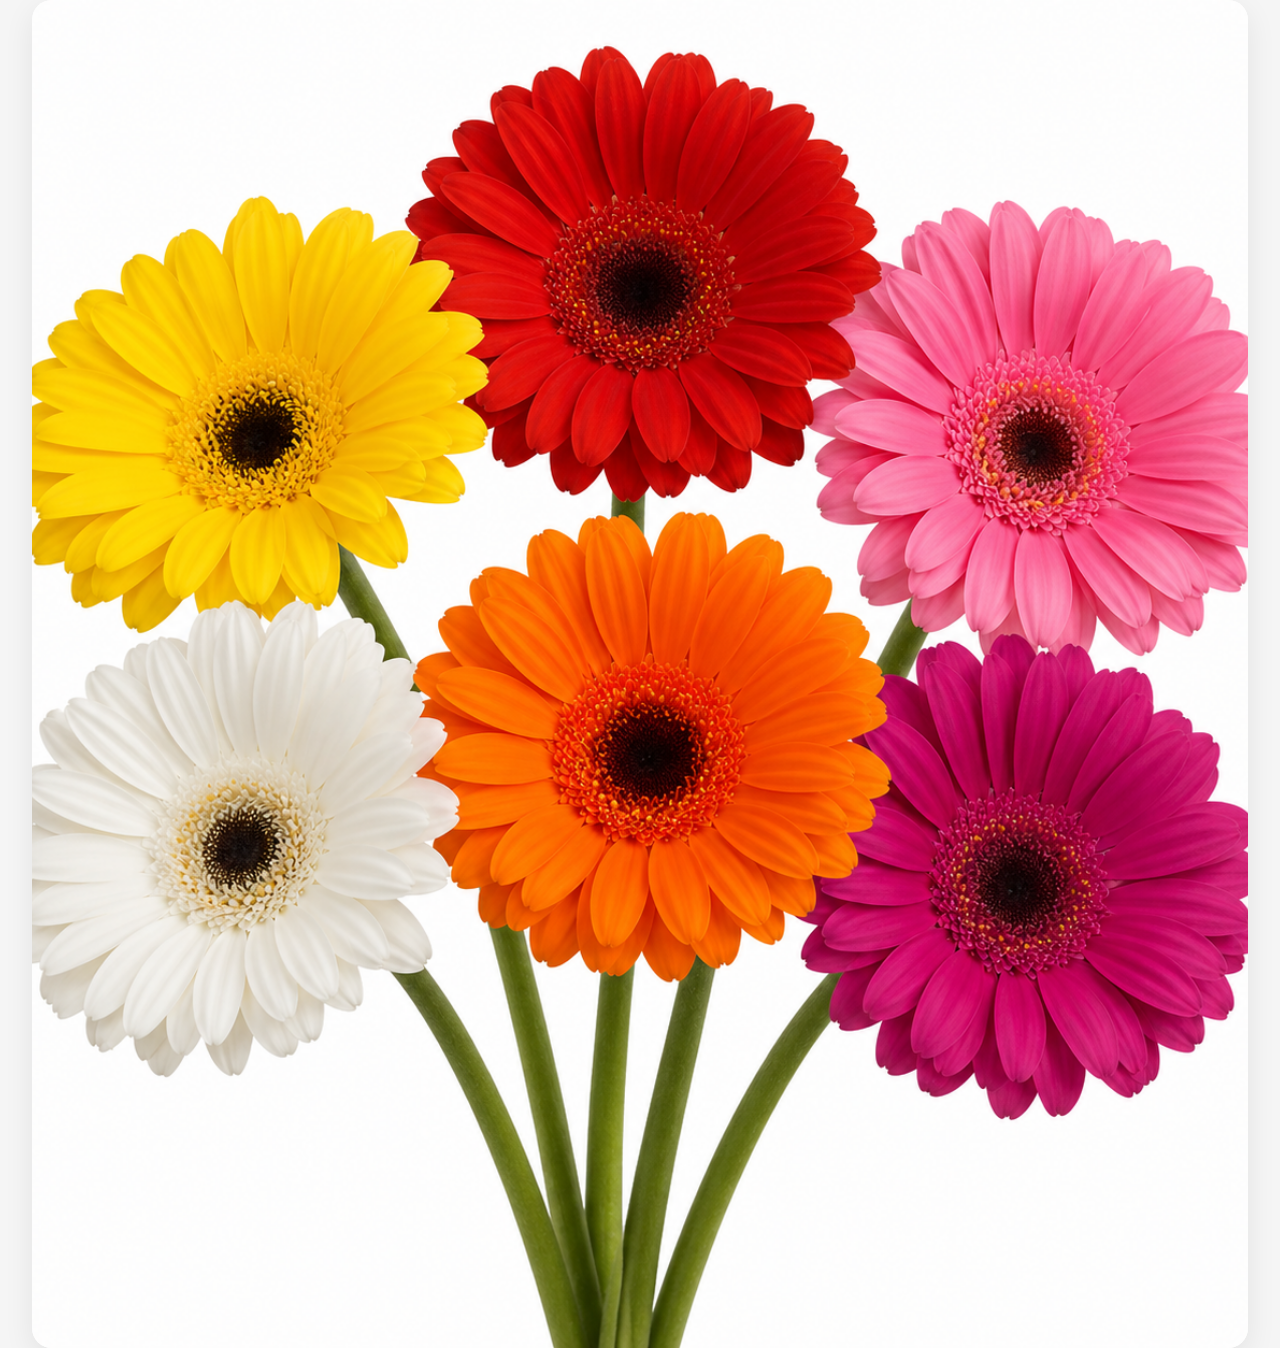
<file: index.html>
<!DOCTYPE html>
<html lang="es">
<head>
    <meta charset="UTF-8">
    <meta name="viewport" content="width=device-width, initial-scale=1.0">
    <title>Inicio</title>
    <style>
        * {
            box-sizing: border-box;
            margin: 0;
            padding: 0;
        }

        body {
            font-family: 'Segoe UI', Tahoma, Geneva, Verdana, sans-serif;
            background-color: #f5f5f5;
            color: #222;
            display: flex;
            justify-content: center;
            align-items: center;
            min-height: 100vh;
        }

        /* Contenedor principal gigante */
        .contenedor-gigante {
            display: flex;
            width: 95%; /* Ocupa casi todo el ancho de la pantalla */
            max-width: 1600px; /* Límite máximo para pantallas muy grandes */
            min-height: 80vh; /* Altura mínima del 80% de la ventana del navegador */
            background-color: #ffffff;
            border-radius: 20px; /* Bordes más redondeados */
            overflow: hidden;
            box-shadow: 0 10px 30px rgba(0, 0, 0, 0.08);
        }

        /* Columnas al 50% cada una */
        .columna-imagen, 
        .columna-texto {
            flex: 1;
            width: 50%;
        }

        /* Lado de la Imagen */
        .columna-imagen {
            background-color: #e0e0e0;
            position: relative;
        }

        .columna-imagen img {
            width: 100%;
            height: 100%;
            object-fit: cover; /* Mantiene la proporción de la imagen sin deformarla */
            display: block;
        }

        /* Lado del Texto (Agrandado) */
        .columna-texto {
            padding: 5rem 4rem; /* Mucho más espacio alrededor del texto */
            display: flex;
            flex-direction: column;
            justify-content: center;
            background-color: #ffffff;
        }

        /* Titulo mas grande e imponente */
        .columna-texto h2 {
            font-size: 45px; /* Tamano de letra gigante */
            font-weight: 800;
            line-weight: 1.2;
            margin-bottom: 2rem;
            color: #111;
            letter-spacing: -1px;
            
        }

        /* Párrafo con más cuerpo y legibilidad */
        .columna-texto p {
            font-size: 1.25rem; /* Texto más grande */
            line-height: 1.8; /* Más espacio entre líneas */
            color: #555;
            max-width: 650px; /* Evita que las líneas de texto sean infinitas y cansen la vista */
        }

        /* Adaptación para pantallas medianas y móviles */
        @media (max-width: 1024px) {
            .columna-texto h2 {
                font-size: 2.5rem;
            }
            .columna-texto {
                padding: 3rem;
            }
        }

        @media (max-width: 768px) {
            .contenedor-gigante {
                flex-direction: column; /* Se apila en vertical en celulares */
                min-height: auto;
                margin: 20px 0;
            }

            .columna-imagen, 
            .columna-texto {
                width: 100%;
            }

            .columna-imagen {
                height: 400px; /* Altura generosa para la foto en móvil */
            }

            .columna-texto {
                padding: 3rem 2rem;
            }

            .columna-texto h2 {
                font-size: 2.2rem;
            }
        }
        .btn-explore{
            width: 170px;
            display: inline-block;
            background-color: rgb(253, 72, 72);
            color: #ffffff;
            font-size: 12pt;
            font-weight: 600;
            padding: 14px 45px;
            text-decoration: none;
            border-radius: 30px; /* Estilo píldora idéntico al botón Explore de la imagen */
            transition: background-color 0.2s;}
            .btn-explore:hover{
                background-color: #ffffff;
                color: #000000;
                border: 2px solid #000000;
                border-radius: 30px;
            }
    </style>
</head>
<body>

    <section class="contenedor-gigante">
        <!-- Lado Izquierdo: Imagen -->
        <div class="columna-imagen">
            <img src="gerbera.png" alt="Imagen de gerberas>
        </div>

        <!-- Lado Derecho: Texto -->
        <div class="columna-texto">
            <h2>
                Siempre he dicho que soy un 
                <span style="font-size: 50px; color: rgb(253, 72, 72);">caos</span> buscando <span style="font-size: 50px; color: rgb(253, 72, 72);">belleza</span>... y desde 
                que llegaste, siento que la 
                encontré en ti.</h2>
                <a href="poema.html" class="btn-explore">Continuar</a>
        </div>
    </section>

</body>
</html>
</file>
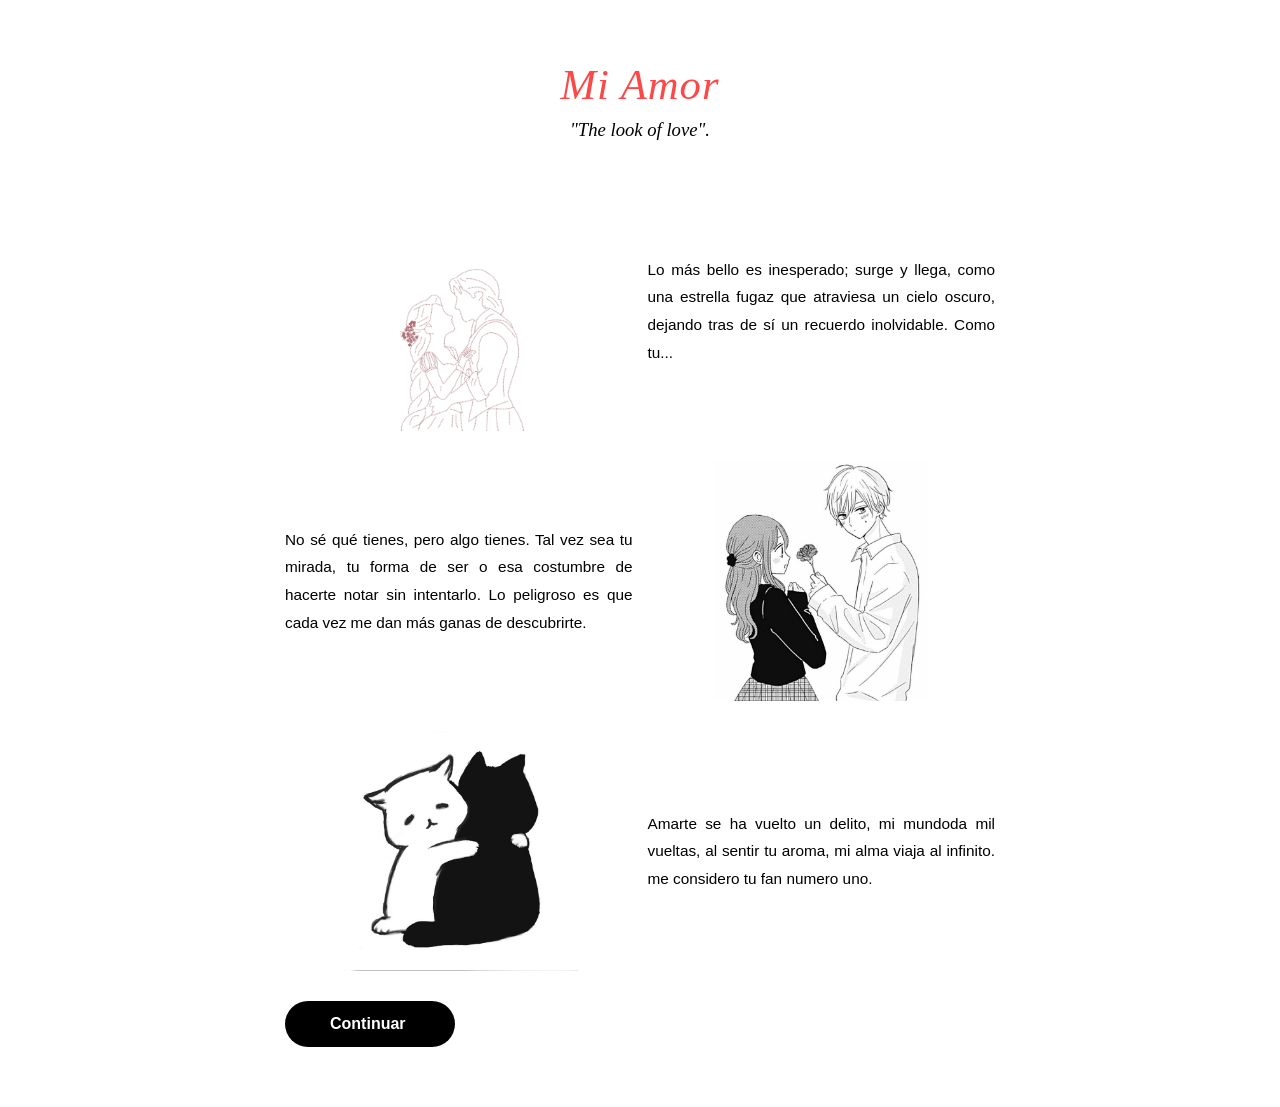
<file: poema.html>
<!DOCTYPE html>
<html lang="es">
<head>
    <meta charset="UTF-8">
    <meta name="viewport" content="width=device-width, initial-scale=1.0">
    <title>Poema</title>
    <style>
        *, *::before, *::after {
            box-sizing: border-box;
        }

        body {
            margin: 0;
            padding: 0;
            font-family: -apple-system, BlinkMacSystemFont, "Segoe UI", Roboto, Helvetica, Arial, sans-serif;
            background-color: #ffffff;
            color: #000000;
            display: flex;
            justify-content: center;
            min-height: 100vh;
        }

        /* Contenedor central de la página */
        .journal-container {
            width: 100%;
            max-width: 750px;
            padding: 60px 20px;
            display: flex;
            flex-direction: column;
            gap: 30px; /* Espacio generoso entre cada bloque del poema */
        }

        /* Cabecera idéntica a tu referencia */
        .header-section {
            text-align: center;
            margin-bottom: 20px;
        }

        .main-title {
            font-family: 'Georgia', serif;
            font-size: 32pt;
            font-style: italic;
            font-weight: 400;
            margin: 0 0 10px 0;
            letter-spacing: 1px;
            color: rgb(253, 72, 72);
        }

        .sub-phrase {
            font-family: 'Georgia', serif;
            font-style: italic;
            font-size: 14pt;
            color: #000000;
        }

        /* --- ESTRUCTURA DE BLOQUES INTERCALADOS --- */
        .poem-row {
            display: flex;
            align-items: center;
            justify-content: space-between;
            gap: 15px; /* Separación amplia entre la imagen y el texto */
            width: 100%;
        }

        /* Esta clase voltea el orden (pasa el texto a la izquierda e imagen a la derecha) */
        .row-reverse {
            flex-direction: row-reverse;
        }

        /* Contenedor de cada párrafo */
        .poem-col-text {
            flex: 1;
        }

        .poem-paragraph {
            font-size: 11.5pt;
            line-height: 1.8;
            color: #000000;
            text-align: justify;
            margin: 0;
        }

        /* Contenedor de cada imagen */
        .poem-col-img {
            flex: 1;
            display: flex;
            justify-content: center;
        }

        .manga-img {
            width: 100%;
            max-width: 320px;
            height: auto;
            max-height: 240px;
            object-fit: contain;
            display: block;
        }

        /* Detalle final de los anillos abajo */
        .footer-decor {
            display: flex;
            justify-content: flex-start;
            margin-top: -20px;
            padding-left: 10px;
        }

        .rings-decor {
            width: 85px;
            height: auto;
        }

        /* Ajuste responsive para celulares: se apilan verticalmente */
        @media (max-width: 650px) {
            .journal-container { gap: 40px; }
            .poem-row, .row-reverse {
                flex-direction: column;
                gap: 20px;
            }
            .manga-img {
                max-width: 100%;
                max-height: 200px;
            }
            .main-title { font-size: 26pt; }
        }
        .btn-explore{
            width: 170px;
            display: inline-block;
            background-color: #000000;
            color: #ffffff;
            font-size: 12pt;
            font-weight: 600;
            padding: 14px 45px;
            text-decoration: none;
            border-radius: 30px; /* Estilo píldora idéntico al botón Explore de la imagen */
            transition: background-color 0.2s;}
            .btn-explore:hover{
                background-color: #ffffff;
                color: #000000;
                border: 2px solid #000000;
                border-radius: 30px;
            }
    </style>
</head>
<body>

    <div class="journal-container">

        <!-- Título y subtítulo centrado -->
        <div class="header-section">
            <h1 class="main-title">Mi Amor</h1>
            <div class="sub-phrase">"The look of love".</div>
        </div>

        <!-- BLOQUE 1: Imagen Izquierda / Texto Derecha -->
        <div class="poem-row">
            <div class="poem-col-img">
                <img src="rapunzel.png" alt="Manga Panel 1" class="manga-img">
            </div>
            <div class="poem-col-text">
                <p class="poem-paragraph">
                    Lo más bello es inesperado; surge y llega, como una estrella fugaz que atraviesa un cielo oscuro, dejando tras de sí un recuerdo inolvidable. Como tu...
                </p>
            </div>
        </div>

        <!-- BLOQUE 2: Texto Izquierda / Imagen Derecha (Usa row-reverse) -->
        <div class="poem-row row-reverse">
            <div class="poem-col-img">
                <img src="love2.jpg" alt="Manga Panel 2" class="manga-img">
            </div>
            <div class="poem-col-text">
                <p class="poem-paragraph">
                    No sé qué tienes, pero algo tienes. Tal vez sea tu mirada, tu forma de ser o esa costumbre de hacerte notar sin intentarlo. Lo peligroso es que cada vez me dan más ganas de descubrirte.
                </p>
            </div>
        </div>

        <!-- BLOQUE 3: Imagen Izquierda / Texto Derecha -->
        <div class="poem-row">
            <div class="poem-col-img">
                <img src="gatos.jpg" alt="Manga Panel 3" class="manga-img">
            </div>
            <div class="poem-col-text">
                <p class="poem-paragraph">
                    Amarte se ha vuelto un delito, mi mundoda mil vueltas, al sentir tu aroma, mi alma viaja al infinito. me considero tu fan numero uno.
                </p>
            </div>
        </div>
            <a href="propuesta.html" class="btn-explore">Continuar</a>
    </div>

    
</body>
</html>
</file>
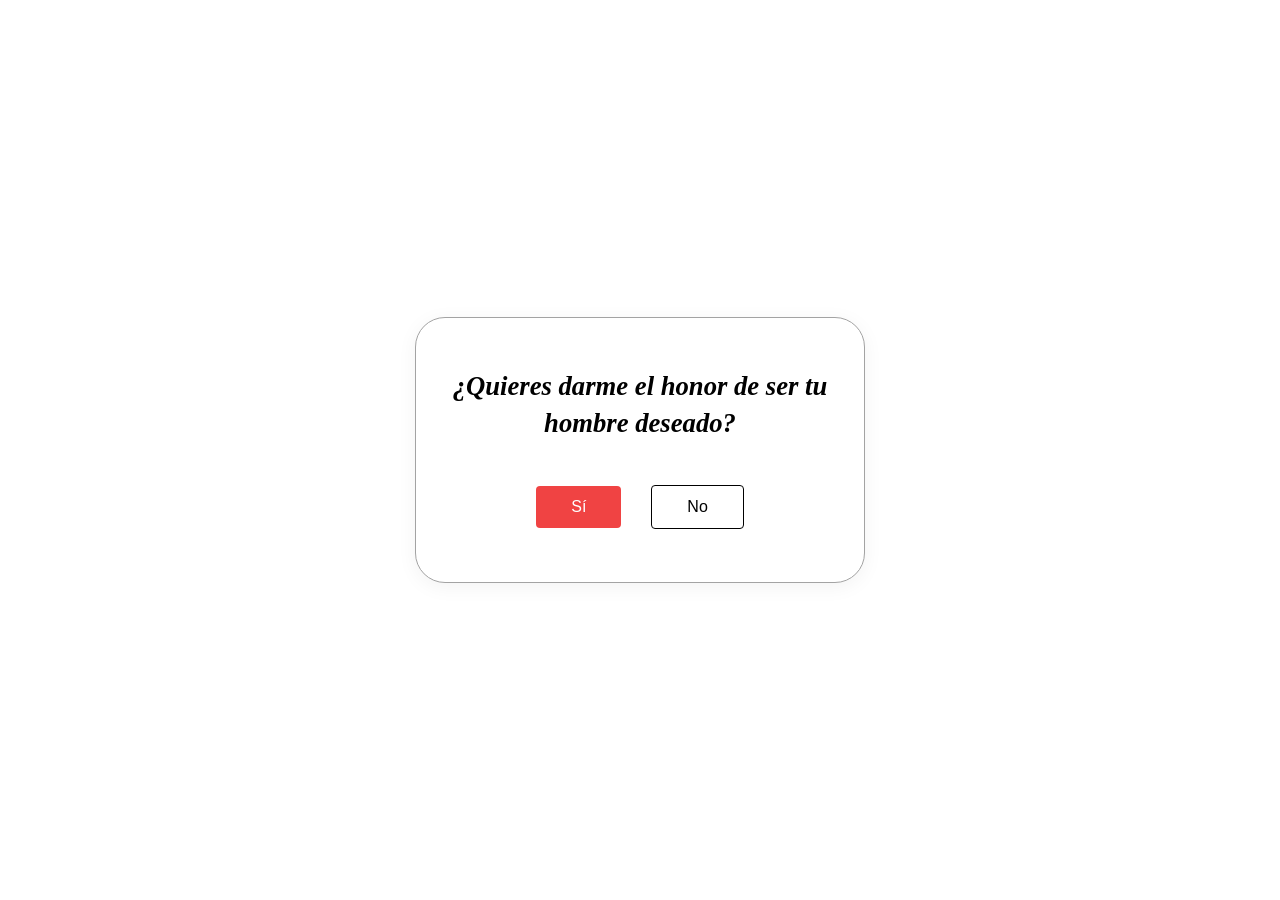
<file: propuesta.html>
<!DOCTYPE html>
<html lang="es">
<head>
    <meta charset="UTF-8">
    <meta name="viewport" content="width=device-width, initial-scale=1.0">
    <title>Propuesta</title>
    <style>
        *, *::before, *::after {
            box-sizing: border-box;
        }

        body {
            margin: 0;
            padding: 0;
            font-family: -apple-system, BlinkMacSystemFont, "Segoe UI", Roboto, Helvetica, Arial, sans-serif;
            background-color: #ffffff;
            color: #000000;
            display: flex;
            justify-content: center;
            align-items: center;
            min-height: 100vh;
            overflow: hidden;
        }

        /* El recuadro contenedor principal */
        .proposal-box {
            border: 1px solid rgb(163, 163, 163) ;
            border-radius: 30px;
            box-shadow: #000000;
            background-color: #ffffff;
            width: 90%;
            max-width: 450px;
            padding: 50px 30px;
            text-align: center;
            display: flex;
            flex-direction: column;
            gap: 40px;
            box-shadow: 0px 4px 20px rgba(0, 0, 0, 0.05);
        }

        /* Pregunta principal */
        .proposal-question {
            font-family: 'Georgia', serif;
            font-size: 20pt;
            font-style: italic;
            line-height: 1.4;
            margin: 0;
            color: #000000;
        }

        /* Contenedor de los botones */
        .buttons-wrapper {
            display: flex;
            justify-content: center;
            align-items: center;
            gap: 30px;
            height: 50px;
            position: relative;
        }

        /* Estilo base de los botones */
        .btn-choice {
            font-size: 12pt;
            font-weight: 500;
            padding: 12px 35px;
            border-radius: 4px; /* Bordes sutiles y limpios */
            cursor: pointer;
            transition: background-color 0.2s, color 0.2s, border-color 0.2s;
            text-decoration: none;
        }

        /* Botón SÍ: Negro con texto blanco */
        .btn-yes {
            background-color: #f04343;
            color: #ffffff;
            border: none;
        }

        .btn-yes:hover {
            background-color: #ffffff;
            color: #000000;
            border: solid 1px #000000 ;
        }

        /* Botón NO: Contorno negro, se moverá dinámicamente */
        .btn-no {
            background-color: #ffffff;
            color: #000000;
            border: 1.5px solid #000000;
            position: relative;
            transition: all 0.15s ease;
        }

        .btn-no:hover {
            background-color: #f5f5f5;
        }
    </style>
</head>
<body>

    <!-- Recuadro central -->
    <div class="proposal-box">
        
        <h1 class="proposal-question" id="text-proposal">
            ¿Quieres darme el honor de ser tu hombre deseado?
        </h1>

        <!-- Contenedor con los dos botones -->
        <div class="buttons-wrapper">
            <button class="btn-choice btn-yes" onclick="celebrateSuccess()">Sí</button>
            <button class="btn-choice btn-no" id="btn-escape" onmouseover="escapeButton()" onclick="escapeButton()">No</button>
        </div>

    </div>

    <script>
        // Función para hacer que el botón "No" escape de forma aleatoria por la pantalla
        function escapeButton() {
            const button = document.getElementById('btn-escape');
            
            button.style.position = 'fixed';
            
            // Límite de la pantalla para que no se oculte fuera de los bordes
            const x = Math.random() * (window.innerWidth - button.offsetWidth);
            const y = Math.random() * (window.innerHeight - button.offsetHeight);
            
            button.style.left = x + 'px';
            button.style.top = y + 'px';
        }

        // Función que se activa al dar clic en "Sí"
        function celebrateSuccess() {
            const proposalText = document.getElementById('text-proposal');
            const buttonsWrapper = document.querySelector('.buttons-wrapper');
            
            // Actualiza el texto dentro del recuadro
            proposalText.innerHTML = "¡Sabía que dirías que sí! ♡<br>Ya no tienes escape.";
            
            // Oculta los botones
            buttonsWrapper.style.display = 'none';
        }
    </script>

</body>
</html>
</file>
